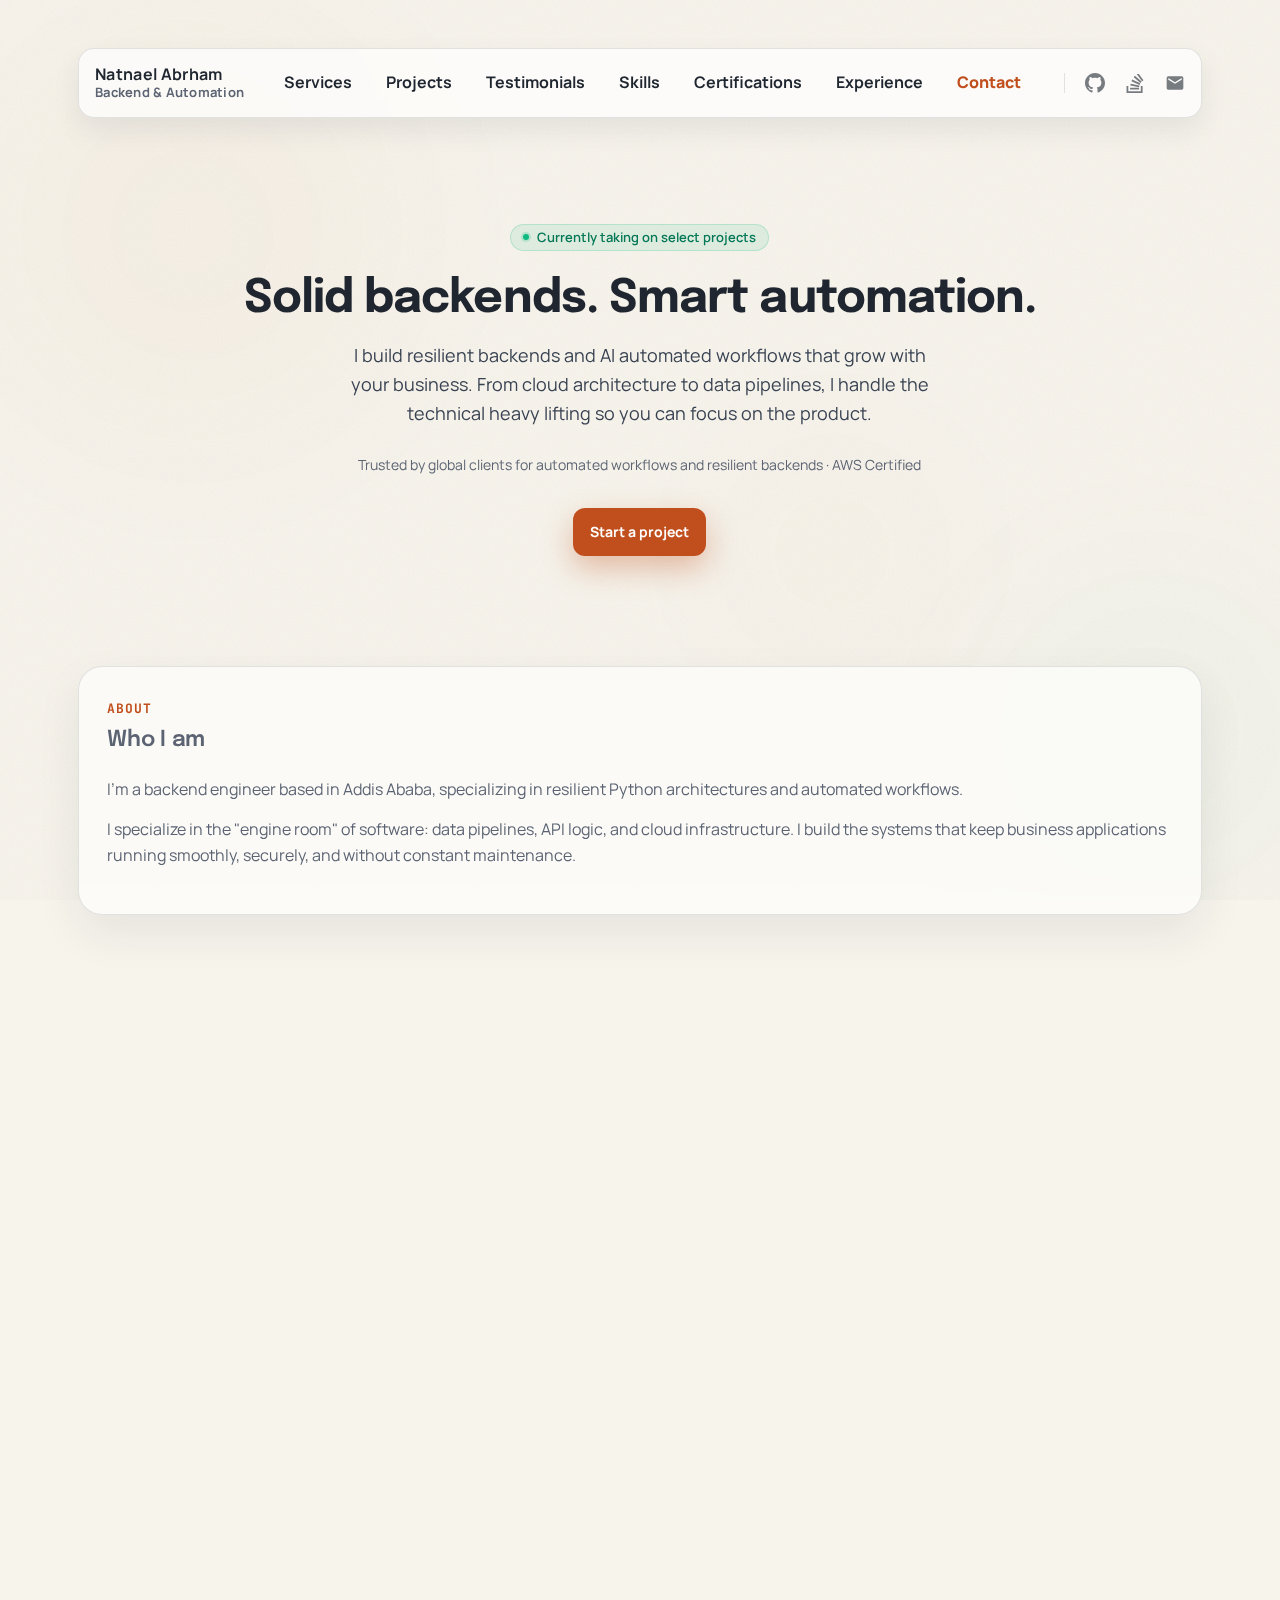
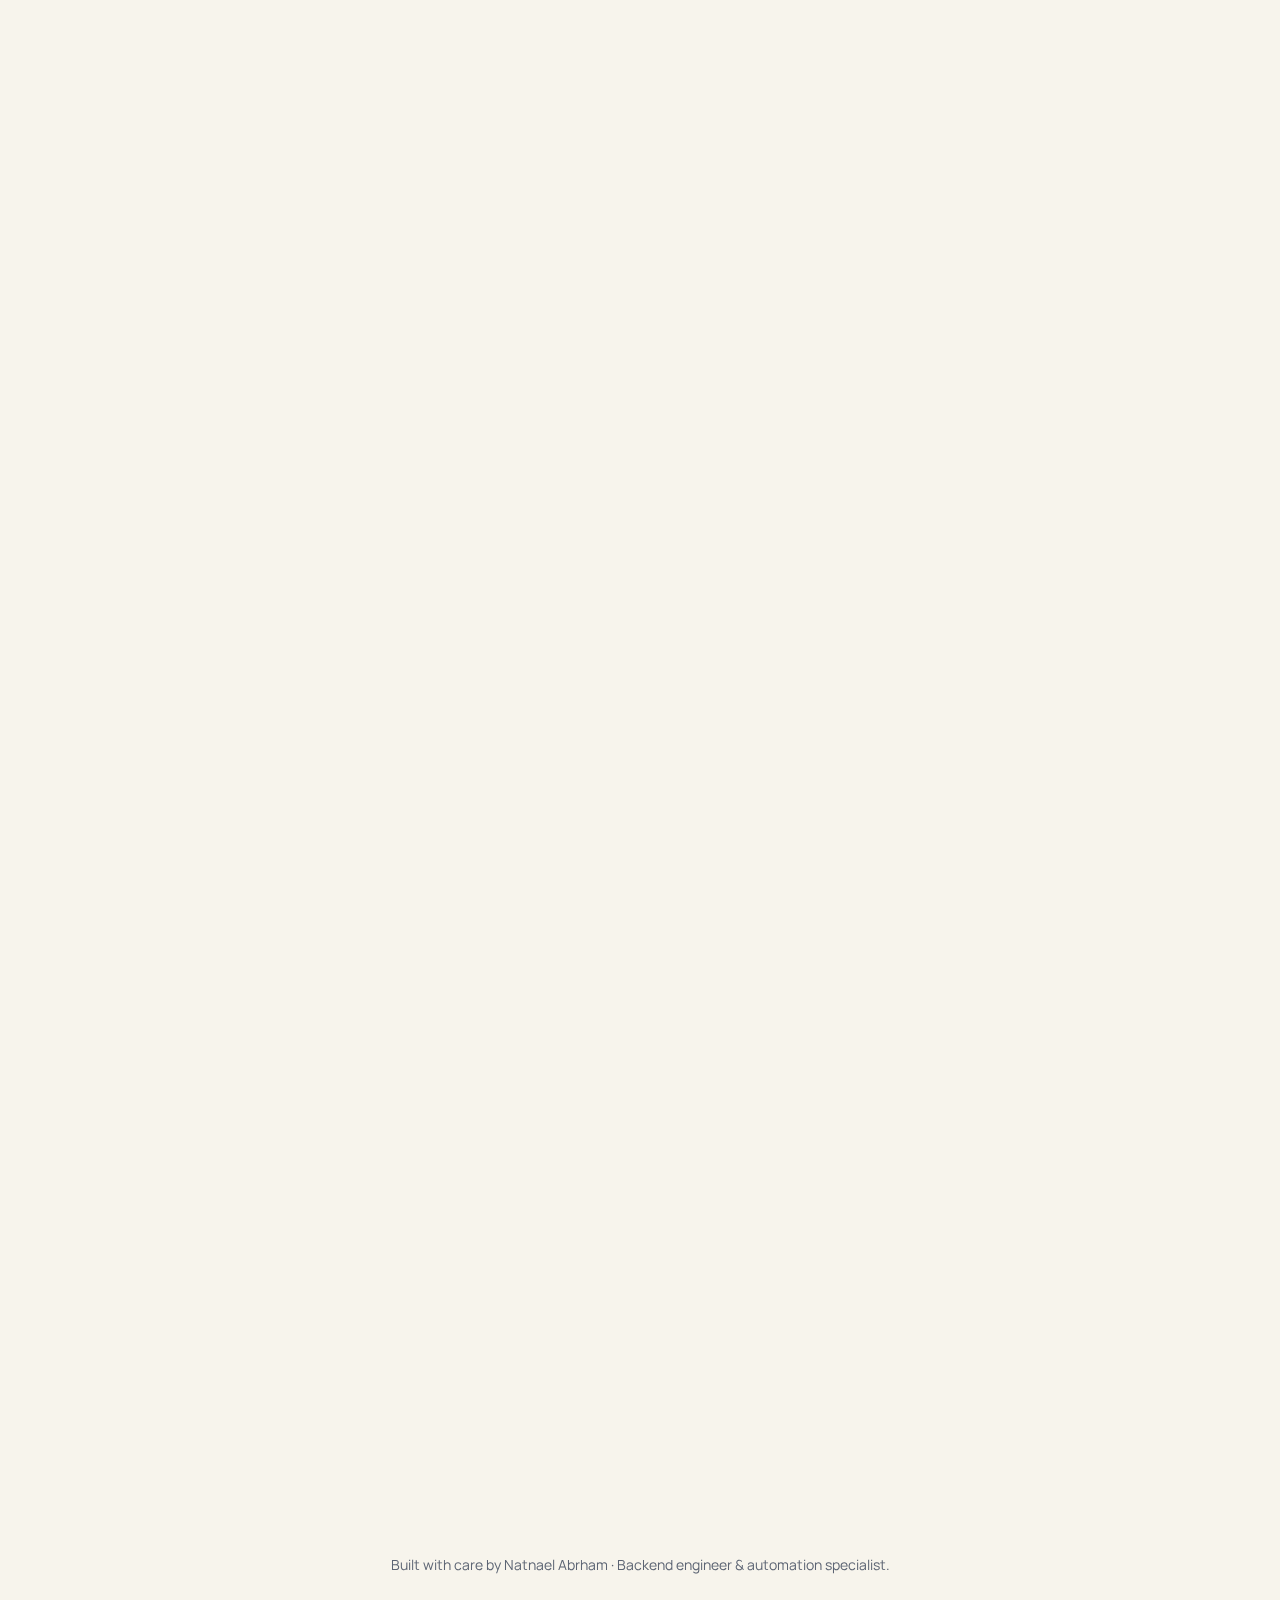
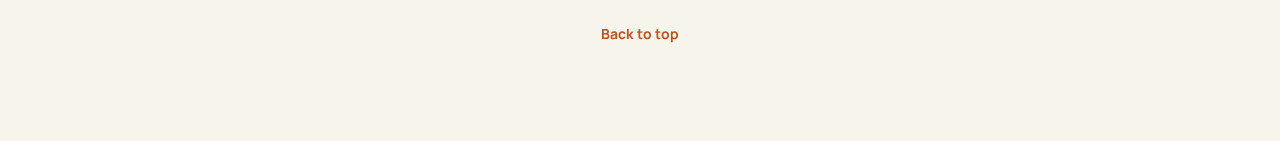
<file: index.html>
<!doctype html>
<html lang="en">

<head>
  <meta charset="utf-8">
  <meta name="viewport" content="width=device-width, initial-scale=1">
  <title>Natnael Abrham | Python Backend & Automation Engineer</title>
  <meta name="description"
    content="Portfolio of Natnael Abrham, a Python backend engineer and automation specialist building resilient systems and workflows.">
  <link rel="icon" type="image/svg+xml" href="favicon.svg">
  <link rel="preconnect" href="https://fonts.googleapis.com">
  <link rel="preconnect" href="https://fonts.gstatic.com" crossorigin>
  <link
    href="https://fonts.googleapis.com/css2?family=Epilogue:wght@600;700&family=JetBrains+Mono:wght@400&family=Manrope:wght@400;600;700&display=swap"
    rel="stylesheet">
  <link rel="stylesheet" href="styles.css?v=2">
  <meta property="og:title" content="Natnael Abrham | Python Fullstack Developer">
  <meta property="og:description"
    content="Portfolio of Natnael Abrham, a Python fullstack developer delivering web apps, automation, and cloud solutions.">
  <meta property="og:type" content="website">
  <meta property="og:image" content="og-image.png">
</head>

<body>
  <a class="skip-link" href="#main-content">Skip to main content</a>
  <div class="grain"></div>
  <div class="background-orbs">
    <div class="orb orb-1"></div>
    <div class="orb orb-2"></div>
    <div class="orb orb-3"></div>
  </div>

  <div class="page" id="top">
    <nav class="top-nav">
      <a href="#top" class="nav-brand" aria-label="Back to top">
        <span class="name">Natnael Abrham</span>
        <span class="tagline">Backend &amp; Automation</span>
      </a>
      <button class="nav-toggle" aria-label="Toggle navigation">
        <svg width="24" height="24" viewBox="0 0 24 24" fill="none" stroke="currentColor" stroke-width="2"
          stroke-linecap="round" stroke-linejoin="round">
          <line x1="3" y1="12" x2="21" y2="12"></line>
          <line x1="3" y1="6" x2="21" y2="6"></line>
          <line x1="3" y1="18" x2="21" y2="18"></line>
        </svg>
      </button>
      <div class="nav-content">
        <div class="nav-links">
          <a href="#services">Services</a>
          <a href="#projects">Projects</a>
          <a href="#testimonials">Testimonials</a>
          <a href="#skills">Skills</a>
          <a href="#certifications">Certifications</a>
          <a href="#experience">Experience</a>
          <a href="#contact" class="nav-contact">Contact</a>
        </div>
        <div class="nav-actions">
          <a href="https://github.com/natnaelab" aria-label="GitHub" class="social-icon nav-icon" target="_blank"
            rel="noopener noreferrer">
            <img src="icons/github.svg" alt="GitHub" width="20" height="20">
          </a>
          <a href="https://stackoverflow.com/users/12186403/" aria-label="Stack Overflow" class="social-icon nav-icon"
            target="_blank" rel="noopener noreferrer">
            <img src="icons/stackoverflow.svg" alt="Stack Overflow" width="20" height="20">
          </a>
          <a href="mailto:natbiz08@gmail.com" aria-label="Email" class="social-icon nav-icon">
            <img src="icons/email.svg" alt="Email" width="20" height="20">
          </a>
        </div>
      </div>
    </nav>
    <header class="hero">
      <div class="hero-grid">
        <div class="intro hidden">
          <div class="availability-pill">
            <span class="dot"></span>
            <p>Currently taking on select projects</p>
          </div>

          <h1>Solid backends. Smart automation.</h1>
          <p class="lede">
            I build resilient backends and AI automated workflows that grow with your business. From cloud architecture
            to data pipelines, I handle the technical heavy lifting so you can focus on the product.
          </p>
          <p class="hero-credibility">
            Trusted by global clients for automated workflows and resilient backends · AWS Certified
          </p>
          <div class="ctas">
            <a class="btn primary" href="#contact">Start a project</a>
          </div>


        </div>

      </div>
    </header>

    <main id="main-content">
      <section id="about" class="section hidden">
        <div class="section-head">
          <p class="eyebrow">About</p>
          <h2>Who I am</h2>
        </div>
        <div class="about-content">
          <p class="section-text">
            I'm a backend engineer based in Addis Ababa, specializing in resilient Python architectures and automated
            workflows.
          </p>
          <p class="section-text">
            I specialize in the "engine room" of software: data pipelines, API logic, and cloud infrastructure. I build
            the systems that keep business applications running smoothly, securely, and without constant maintenance.
          </p>
        </div>
      </section>
      <section id="services" class="section hidden">
        <div class="section-head">
          <p class="eyebrow">What I Do</p>
          <h2>Your technical partner, not just a dev.</h2>
          <p class="section-text">I don't just write code; I help you ship features that users love, without the
            technical headaches.</p>
        </div>
        <div class="cards">
          <article class="card">
            <p class="card-label">Backend Systems & APIs</p>
            <h3>Architectures that scale with you.</h3>
            <p class="card-text">
              High-performance APIs and data pipelines. I design systems that handle complex logic, secure data flow,
              and heavy traffic without breaking.
            </p>
            <ul class="list">
              <li>REST & GraphQL API design</li>
              <li>Database modeling & optimization</li>
              <li>Secure authentication & caching strategies</li>
            </ul>
          </article>

          <article class="card">
            <p class="card-label">Cloud infrastructure</p>
            <h3>Deployments that don't wake you up.</h3>
            <p class="card-text">AWS Certified Solutions Architect with hands-on GCP experience. Lean, secure stacks
              that match your stage.</p>
            <ul class="list">
              <li>CI/CD pipelines and containerized deployments</li>
              <li>Cost-aware architecture with backups and alerts</li>
              <li>Clear documentation and smooth team handoffs</li>
            </ul>
          </article>
          <article class="card">
            <p class="card-label">Automation & AI</p>
            <h3>Automation that survives real-world traffic.</h3>
            <p class="card-text">
              Python scripts, n8n flows, and AI automation to keep teams focused on outcomes. Great for lead intake,
              reporting, and enrichment.
            </p>
            <ul class="list">
              <li>Web scraping & data extraction</li>
              <li>LLM-assisted data cleaning and routing</li>
              <li>Scheduled workflows with sensible observability</li>
            </ul>
          </article>
        </div>
      </section>

      <section id="projects" class="section muted hidden">
        <div class="section-head">
          <p class="eyebrow">Projects</p>
          <h2>Real systems in production</h2>
          <p class="section-text">Client work and open-source projects you can find on GitHub.</p>
        </div>
        <div class="cards projects">
          <article class="card project-card">
            <img src="images/inventory.png" alt="Hardware Inventory Dashboard" class="card-image" loading="lazy"
              decoding="async" fetchpriority="low" width="1024" height="505">
            <p class="card-label">Fullstack · Production</p>
            <h3>Hardware Inventory Management System</h3>
            <p class="card-text">
              Custom inventory management platform that <strong>replaced error-prone spreadsheets with a real-time
                system</strong>. Features centralized LDAP authentication and real-time multi-location sync via HTMX.
            </p>
            <div class="project-meta">
              <span class="tag">FastAPI</span>
              <span class="tag">HTMX</span>
              <span class="tag">PostgreSQL</span>
              <span class="tag">LDAP</span>
            </div>
            <a class="pill-link" href="https://github.com/natnaelab/inventory-htmx-fastapi" target="_blank"
              rel="noopener noreferrer">View on GitHub</a>
          </article>
          <article class="card project-card">
            <img src="images/fuzzy.png" alt="FuzzyMatch SaaS Dashboard" class="card-image" loading="lazy"
              decoding="async" fetchpriority="low" width="1024" height="510">
            <p class="card-label">SaaS · B2B API</p>
            <h3>FuzzyMatch SaaS & API</h3>
            <p class="card-text">
              Full-stack subscription platform featuring <strong>PayPal payment integration and tiered access
                control</strong>. Architected a heavy-duty fuzzy matching API capable of processing large datasets for
              Excel plugin integration.
            </p>
            <div class="project-meta">
              <span class="tag">FastAPI</span>
              <span class="tag">React</span>
              <span class="tag">PostgreSQL</span>
              <span class="tag">Firebase</span>
            </div>
            <a class="pill-link" href="http://fuzzylookupmatch.com/" target="_blank" rel="noopener noreferrer">Live
              Website</a>
          </article>
          <article class="card project-card">
            <img src="images/haron.png" alt="Haron Forex Dashboard" class="card-image" loading="lazy"
              decoding="async" fetchpriority="low" width="2559" height="1289">
            <p class="card-label">Enterprise · ERPNext</p>
            <h3>Haron ERP & Forex Management Systems</h3>
            <p class="card-text">
              Core developer for a custom Forex trading platform managing high-volume currency transactions. Built the
              <strong>admin dashboards, real-time pricing tools, and sale workflows</strong> that power daily
              operations.
            </p>
            <div class="project-meta">
              <span class="tag">ERPNext</span>
              <span class="tag">Frappe</span>
              <span class="tag">Python</span>
              <span class="tag">JavaScript</span>
            </div>
            <a class="pill-link" href="https://haroncomputer.com" target="_blank" rel="noopener noreferrer">View
              Website</a>
          </article>
          <article class="card project-card">
            <p class="card-label">Data Engineering · Python</p>
            <h3>Multi-Marketplace Data Pipeline</h3>
            <p class="card-text">
              Distributed data aggregation system monitoring thousands of products across <strong>Amazon and
                Bol.com</strong>. Orchestrates headless browsers and proxy networks to deliver normalized pricing
              intelligence.
            </p>
            <div class="project-meta">
              <span class="tag">Celery</span>
              <span class="tag">Selenium</span>
              <span class="tag">Python</span>
              <span class="tag">Redis</span>
            </div>
          </article>
        </div>
      </section>

      <section id="testimonials" class="section hidden">
        <div class="section-head">
          <p class="eyebrow">Testimonials</p>
          <h2>What clients actually say</h2>
          <p class="section-text">Word-for-word reviews from Upwork and Fiverr clients.</p>
        </div>
        <div class="cards testimonials">
          <article class="card testimonial-card">
            <p class="card-label">Fiverr · Hardware Inventory</p>
            <h3>"Excellent technical skills and strong understanding of our needs."</h3>
            <span class="client-meta">Hardware Retailer · Custom ERP</span>
            <p class="card-text">I had an excellent experience working with Natnael on developing a custom web
              application for our Hardware Inventory. From start to finish, Natnael demonstrated excellent technical
              skills and a strong understanding of our specific needs.</p>
            <div class="testimonial-meta">
              <span class="tag">FastAPI</span>
              <span class="tag">PostgreSQL</span>
              <span class="tag">LDAP</span>
            </div>
            <a class="pill-link" href="https://fiverr.com/natnaelab" target="_blank" rel="noreferrer">View on Fiverr</a>
          </article>
          <article class="card testimonial-card">
            <p class="card-label">Upwork · Web Scraping</p>
            <h3>"Efficient and skillful in scraping technique, very considerable."</h3>
            <span class="client-meta">Real Estate Agency · Data Pipeline</span>
            <p class="card-text">Natnael helped me scrape info from a property search site. Not only was he efficient
              and skillful in the scraping technique, he also was very considerable to make a briefing.</p>
            <div class="testimonial-meta">
              <span class="tag">Selenium</span>
              <span class="tag">Python</span>
              <span class="tag">Data Extraction</span>
            </div>
            <a class="pill-link" href="https://upwork.com/fl/natnael" target="_blank" rel="noreferrer">View on
              Upwork</a>
          </article>
          <article class="card testimonial-card">
            <p class="card-label">Upwork · Website Development</p>
            <h3>"Quick, fast, reliable, and does excellent work."</h3>
            <span class="client-meta">SaaS Startup · Frontend Revamp</span>
            <p class="card-text">Natnael did fantastic work on our website. I would definitely recommend him for any
              project. We have hired many freelancers and he is quick, fast, reliable, and does excellent work.</p>
            <div class="testimonial-meta">
              <span class="tag">HTML/CSS</span>
              <span class="tag">JavaScript</span>
            </div>
            <a class="pill-link" href="https://upwork.com/fl/natnael" target="_blank" rel="noreferrer">View on
              Upwork</a>
          </article>
        </div>
      </section>

      <section id="skills" class="section muted hidden">
        <div class="section-head">
          <p class="eyebrow">Toolbox</p>
          <h2>Technologies I reach for first</h2>
          <p class="section-text">A practical stack tuned for stability, fast delivery, and measured scale.</p>
        </div>
        <div class="skill-categories">
          <div class="skill-group">
            <h3>Backend</h3>
            <div class="pill-grid small">
              <span class="pill">Python</span>
              <span class="pill">Django</span>
              <span class="pill">FastAPI</span>
              <span class="pill">Flask</span>
            </div>
          </div>
          <div class="skill-group">
            <h3>Data & Infra</h3>
            <div class="pill-grid small">
              <span class="pill">PostgreSQL</span>
              <span class="pill">Redis</span>
              <span class="pill">Docker</span>
              <span class="pill">AWS (ECS, Lambda)</span>
            </div>
          </div>
          <div class="skill-group">
            <h3>Automation & AI</h3>
            <div class="pill-grid small">
              <span class="pill">n8n</span>
              <span class="pill">Playwright</span>
              <span class="pill">Celery</span>
              <span class="pill">LLM Agents</span>
            </div>
          </div>
        </div>
      </section>

      <section id="certifications" class="section hidden">
        <div class="section-head">
          <p class="eyebrow">Certifications</p>
          <h2>Cloud and engineering credentials.</h2>
          <p class="section-text">Proven foundations across AWS and Google Cloud to keep deployments reliable.</p>
        </div>
        <div class="cards">
          <article class="card">
            <p class="card-label">AWS</p>
            <h3>AWS Certified Solutions Architect</h3>
            <span class="cert-meta"><a
                href="https://www.credly.com/badges/9219b313-4686-4feb-857d-f7766af51793/public_url" target="_blank"
                rel="noopener noreferrer" class="verify-link">Verify</a></span>
            <p class="card-text">Designing cost-aware, secure, and scalable stacks that match product stage.</p>
          </article>
          <article class="card">
            <p class="card-label">AWS</p>
            <h3>AWS Certified Cloud Practitioner</h3>
            <span class="cert-meta"><a
                href="https://www.credly.com/badges/ce8b0f62-d246-4ff3-b59e-f0eda8460922/public_url" target="_blank"
                rel="noopener noreferrer" class="verify-link">Verify</a></span>
            <p class="card-text">Grounded in AWS fundamentals, governance, and best practices.</p>
          </article>
          <article class="card">
            <p class="card-label">IBM</p>
            <h3>Python for Data Science</h3>
            <span class="cert-meta"><a
                href="https://www.credly.com/badges/6db0f966-d1cb-41ee-917d-9c51d19ebb36/public_url" target="_blank"
                rel="noopener noreferrer" class="verify-link">Verify</a></span>
            <p class="card-text">Data analysis, visualization, and manipulation using Python libraries like Pandas and
              NumPy.</p>
          </article>
          <article class="card">
            <p class="card-label">Google Cloud</p>
            <h3>Google Cloud Skills</h3>
            <p class="card-text">Verified skills in cloud infrastructure and AI implementation.</p>
            <ul class="list" style="margin-top: 12px; font-size: 13px;">
              <li><a href="https://www.credly.com/badges/eec80c0d-583a-4a7d-8925-be201b63f7ea/public_url"
                  target="_blank" rel="noopener noreferrer" class="hover-link">Prompt Design in Vertex AI</a></li>
              <li><a href="https://www.credly.com/badges/46b7f7f0-4f4a-4964-9f20-64b53a63b599/public_url"
                  target="_blank" rel="noopener noreferrer" class="hover-link">Prepare Data for ML APIs</a></li>
              <li><a href="https://www.credly.com/badges/1baec7f6-e9dc-4a09-9f28-cbc870eb7777/public_url"
                  target="_blank" rel="noopener noreferrer" class="hover-link">Load Balancing on Compute Engine</a></li>
              <li><a href="https://www.credly.com/badges/b0a1a699-b5d4-4a28-a8d3-09a3fd5a15c1/public_url"
                  target="_blank" rel="noopener noreferrer" class="hover-link">App Dev Environment Setup</a></li>
            </ul>
          </article>
        </div>
      </section>

      <section id="experience" class="section hidden">
        <div class="section-head">
          <p class="eyebrow">Experience</p>
          <h2>Roles shaped around shipping and support</h2>
          <p class="section-text">Hands-on delivery across onsite, remote, and freelance projects.</p>
        </div>
        <div class="timeline">
          <div class="timeline-card">
            <div class="timeline-dot"></div>
            <div class="timeline-content">
              <p class="card-label">Independent Consultant | 04/2022 - Present</p>
              <h3>Python backend and automation</h3>
              <p class="card-text">
                Leading projects with quick iterations and clear comms. Most engagements focus on API-first backends,
                n8n workflows, and data pipelines.
              </p>
              <ul class="list">
                <li>Delivered dozens of automation and data projects</li>
                <li>Optimized bots with proxy rotation and headless browsers</li>
                <li>Handed off with concise docs and monitoring hooks</li>
              </ul>
            </div>
          </div>
          <div class="timeline-card">
            <div class="timeline-dot"></div>
            <div class="timeline-content">
              <p class="card-label">Onsite · Haron Computer | 02/2025 - 09/2025</p>
              <h3>Python & ERPNext/Frappe development</h3>
              <p class="card-text">
                Delivered ERP customizations and backend services, partnering closely with operations teams.
              </p>
              <ul class="list">
                <li>Extended ERPNext/Frappe modules and integrations</li>
                <li>Automation scripts to streamline onsite processes</li>
              </ul>
            </div>
          </div>
          <div class="timeline-card">
            <div class="timeline-dot"></div>
            <div class="timeline-content">
              <p class="card-label">Part-time Remote · Netherlands | 11/2024 - 04/2025</p>
              <h3>Django Backend Engineer · Optymize</h3>
              <p class="card-text">
                Built e-commerce data aggregation platform with Django backend and web scraping pipeline for Amazon,
                bol.com, and marketplace product data. Led backend development for distributed team.
              </p>
              <ul class="list">
                <li>Engineered web scraping pipeline with Selenium and BeautifulSoup</li>
                <li>Optimized Celery workers for concurrent data processing tasks</li>
                <li>Collaborated with frontend team to expose product data APIs</li>
              </ul>
            </div>
          </div>
          <div class="timeline-card">
            <div class="timeline-dot"></div>
            <div class="timeline-content">
              <p class="card-label">Contract Remote · Australia | 12/2023 - 03/2024</p>
              <h3>Python Developer · Endgn (AI Startup)</h3>
              <p class="card-text">
                Solo developer for AI-powered SaaS platform automating social media content creation and scheduling.
              </p>
              <ul class="list">
                <li>Built complete backend infrastructure for content automation</li>
                <li>Integrated third-party APIs for social media platforms</li>
              </ul>
            </div>
          </div>
        </div>
      </section>

      <section id="contact" class="section contact hidden">
        <div class="contact-card">
          <div>
            <p class="eyebrow">Let’s build</p>
            <h2>Have a project in mind?</h2>
            <p class="section-text">
              I’m currently open for new contracts. Whether it's a new web app or a complex
              backend, let's discuss.
            </p>
          </div>
          <div class="contact-actions">
            <a class="btn primary" href="mailto:natbiz08@gmail.com">Email me</a>
            <div class="links">
              <a href="https://upwork.com/fl/natnael" target="_blank" rel="noreferrer">Upwork</a>
              <span>•</span>
              <a href="https://fiverr.com/natnaelab" target="_blank" rel="noreferrer">Fiverr</a>
            </div>
            <p class="micro-note">Email or direct contract preferred. Platforms are an option if you or your team needs
              them.
            </p>
          </div>
        </div>
      </section>
    </main>

    <footer class="footer">
      <div class="footer-content">
        <p>Built with care by Natnael Abrham · Backend engineer & automation specialist.</p>
        <div class="social-links">
        </div>
        <a class="back-to-top" href="#top">Back to top</a>
      </div>
    </footer>
  </div>
  <script src="script.js?v=2"></script>
</body>

</html>
</file>
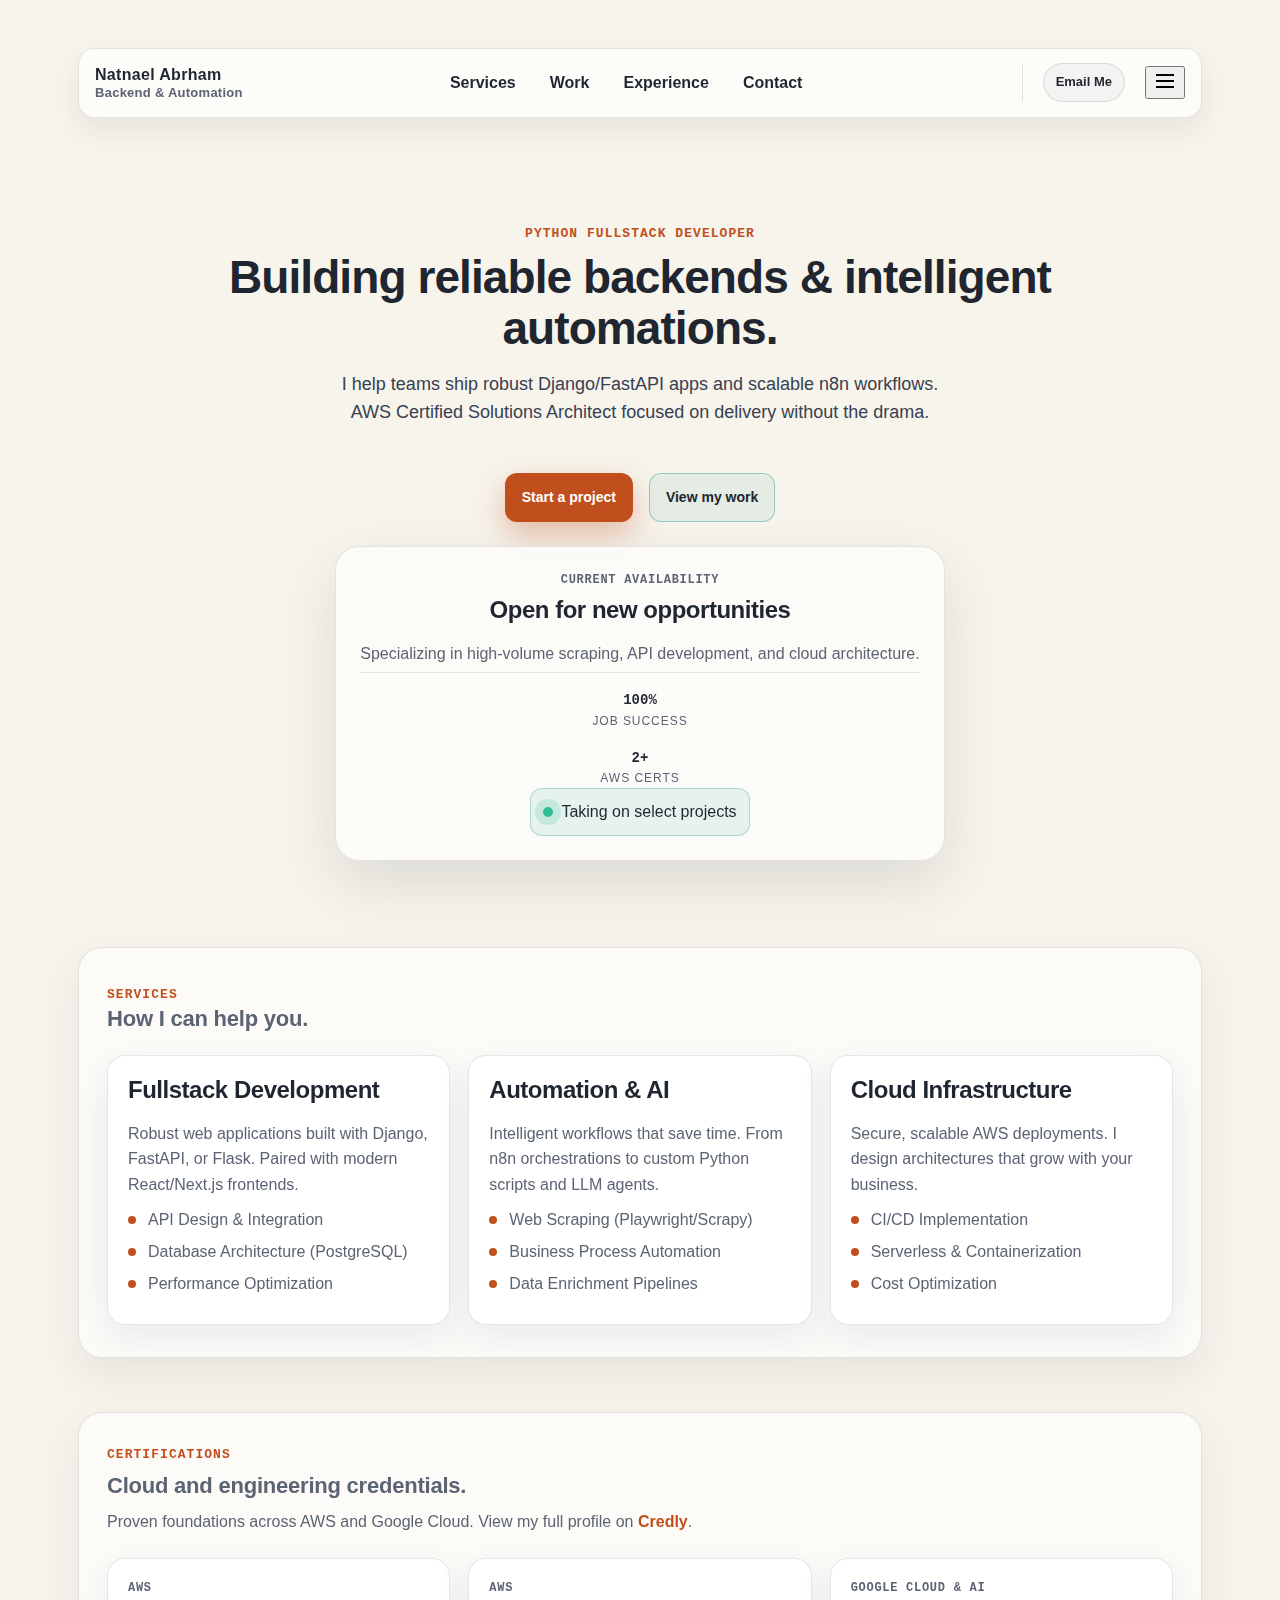
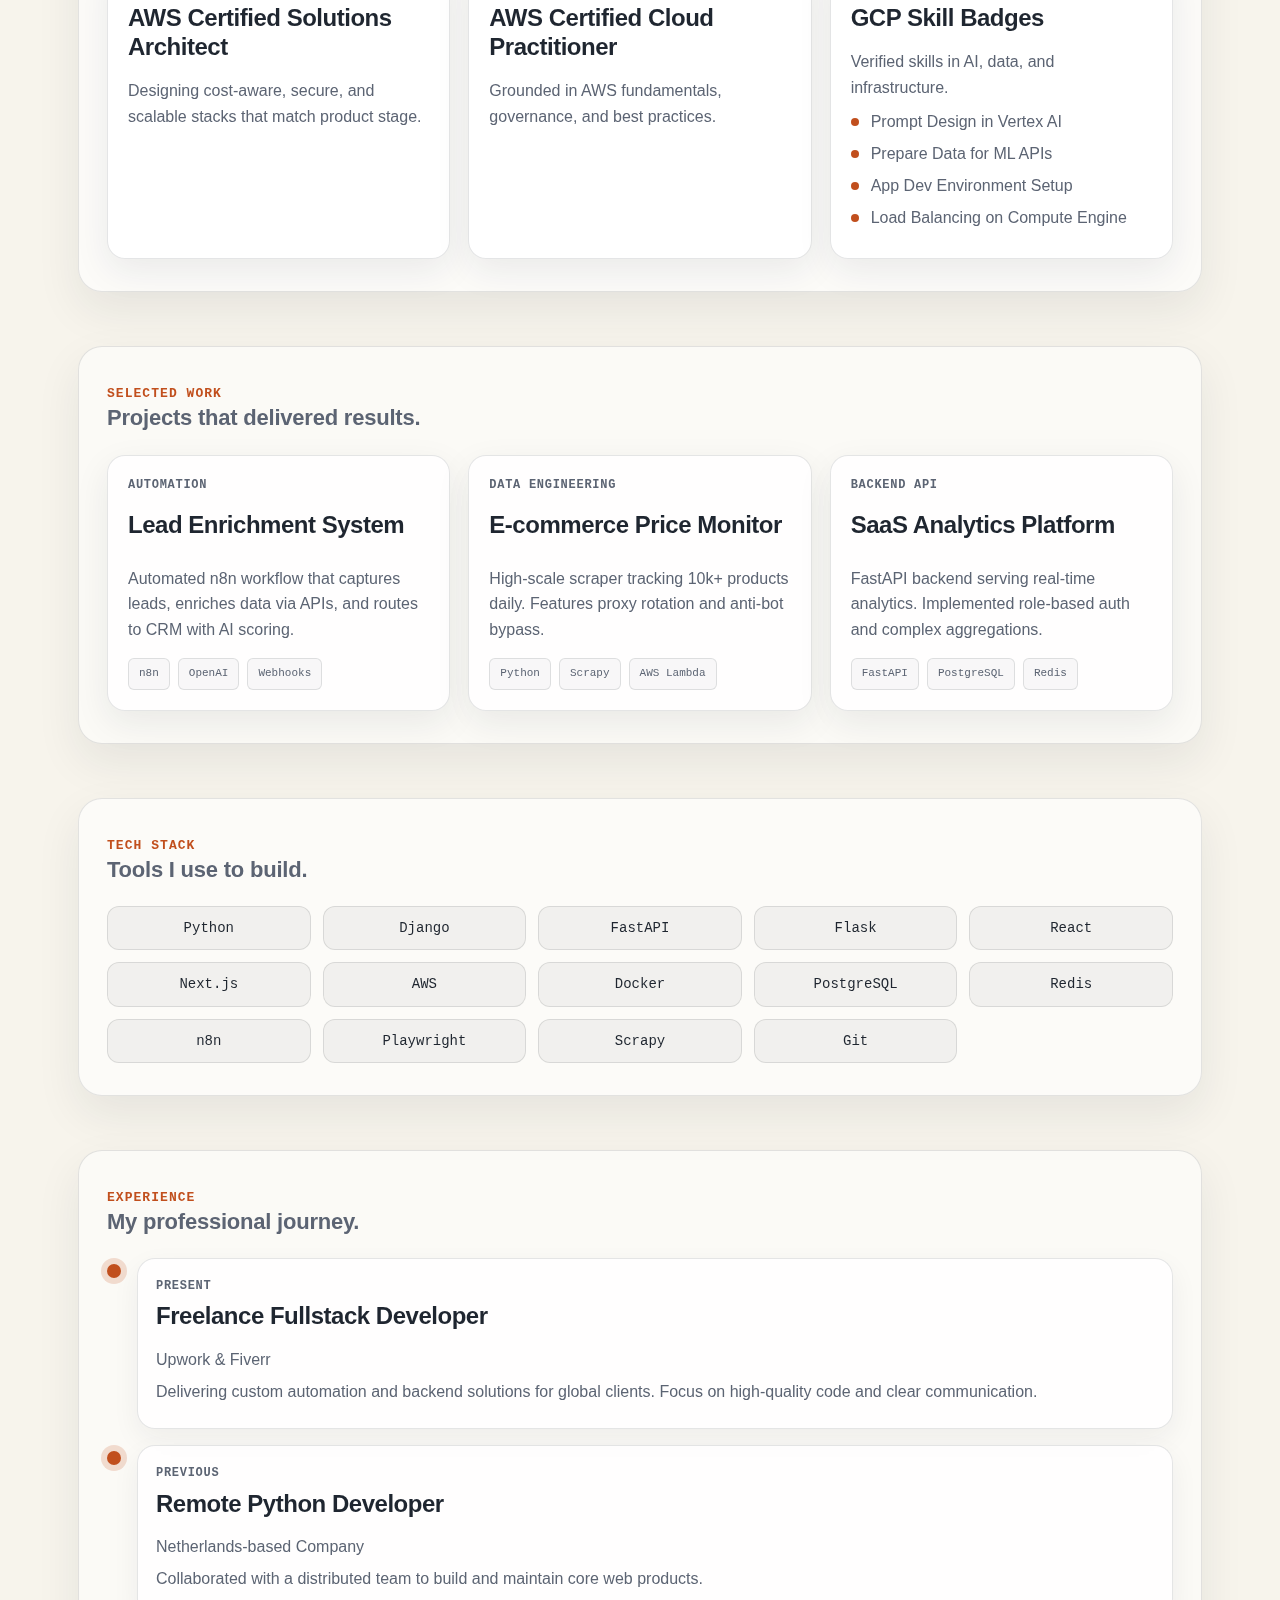
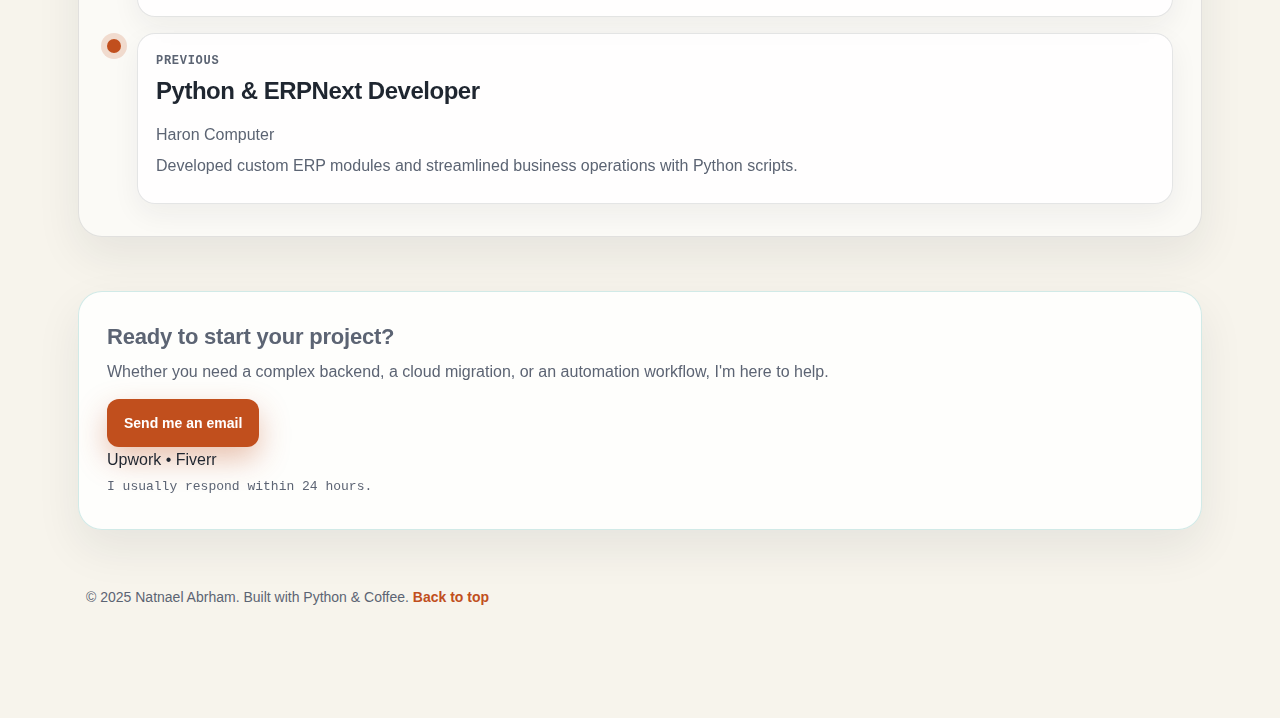
<file: index copy.html>
<!doctype html>
<html lang="en">

<head>
  <meta charset="utf-8">
  <meta name="viewport" content="width=device-width, initial-scale=1">
  <title>Natnael Abrham | Python Fullstack Developer</title>
  <meta name="description"
    content="Portfolio of Natnael Abrham, a Python fullstack developer delivering web apps, automation, and cloud solutions.">

  <!-- Open Graph / Facebook -->
  <meta property="og:type" content="website">
  <meta property="og:url" content="https://ntnl.dev/">
  <meta property="og:title" content="Natnael Abrham | Python Fullstack Developer">
  <meta property="og:description"
    content="Portfolio of Natnael Abrham, a Python fullstack developer delivering web apps, automation, and cloud solutions.">
  <meta property="og:image" content="https://ntnl.dev/og-image.jpg">

  <!-- Twitter -->
  <meta property="twitter:card" content="summary_large_image">
  <meta property="twitter:url" content="https://ntnl.dev/">
  <meta property="twitter:title" content="Natnael Abrham | Python Fullstack Developer">
  <meta property="twitter:description"
    content="Portfolio of Natnael Abrham, a Python fullstack developer delivering web apps, automation, and cloud solutions.">
  <meta property="twitter:image" content="https://ntnl.dev/og-image.jpg">

  <link rel="icon" type="image/png" href="favicon.png">

  <link rel="preconnect" href="https://fonts.googleapis.com">
  <link rel="preconnect" href="https://fonts.gstatic.com" crossorigin>
  <link
    href="https://fonts.googleapis.com/css2?family=Outfit:wght@500;600;700;800&family=Plus+Jakarta+Sans:wght@400;500;600;700&display=swap"
    rel="stylesheet">
  <link rel="stylesheet" href="styles.css">
</head>

<body>
  <a class="skip-link" href="#main-content">Skip to main content</a>

  <div class="page" id="top">
    <nav class="top-nav">
      <div class="nav-brand">
        <span class="name">Natnael Abrham</span>
        <span class="tagline">Backend &amp; Automation</span>
      </div>
      <div class="nav-links" id="nav-links">
        <a href="#services">Services</a>
        <a href="#projects">Work</a>
        <a href="#experience">Experience</a>
        <a href="#contact">Contact</a>
      </div>
      <div class="nav-actions">
        <a class="pill-link" href="mailto:natbiz08@gmail.com">Email Me</a>
        <button class="mobile-toggle" aria-label="Toggle navigation"
          onclick="document.getElementById('nav-links').classList.toggle('active')">
          <svg width="24" height="24" viewBox="0 0 24 24" fill="none" stroke="currentColor" stroke-width="2">
            <path d="M3 12h18M3 6h18M3 18h18" />
          </svg>
        </button>
      </div>
    </nav>

    <header class="hero">
      <div class="hero-grid">
        <div class="intro">
          <span class="eyebrow">Python Fullstack Developer</span>
          <h1>Building reliable backends & intelligent automations.</h1>
          <p class="lede">
            I help teams ship robust Django/FastAPI apps and scalable n8n workflows.
            AWS Certified Solutions Architect focused on delivery without the drama.
          </p>
          <div class="ctas">
            <a class="btn primary" href="#contact">Start a project</a>
            <a class="btn ghost" href="#projects">View my work</a>
          </div>
          <!-- Chips removed as requested -->
        </div>

        <div class="hero-card">
          <p class="card-label">Current Availability</p>
          <h3>Open for new opportunities</h3>
          <p class="card-text">Specializing in high-volume scraping, API development, and cloud architecture.</p>

          <div class="stat-line">
            <div>
              <p class="stat-value">100%</p>
              <p class="stat-label">Job Success</p>
            </div>
            <div>
              <p class="stat-value">2+</p>
              <p class="stat-label">AWS Certs</p>
            </div>
          </div>

          <div class="availability">
            <span class="dot"></span>
            <span>Taking on select projects</span>
          </div>
        </div>
      </div>
    </header>

    <main id="main-content">
      <section id="services" class="section">
        <div class="section-head">
          <span class="eyebrow">Services</span>
          <h2>How I can help you.</h2>
        </div>
        <div class="cards">
          <article class="card">
            <h3>Fullstack Development</h3>
            <p class="card-text">
              Robust web applications built with Django, FastAPI, or Flask. Paired with modern React/Next.js frontends.
            </p>
            <ul class="list">
              <li>API Design & Integration</li>
              <li>Database Architecture (PostgreSQL)</li>
              <li>Performance Optimization</li>
            </ul>
          </article>
          <article class="card">
            <h3>Automation & AI</h3>
            <p class="card-text">
              Intelligent workflows that save time. From n8n orchestrations to custom Python scripts and LLM agents.
            </p>
            <ul class="list">
              <li>Web Scraping (Playwright/Scrapy)</li>
              <li>Business Process Automation</li>
              <li>Data Enrichment Pipelines</li>
            </ul>
          </article>
          <article class="card">
            <h3>Cloud Infrastructure</h3>
            <p class="card-text">
              Secure, scalable AWS deployments. I design architectures that grow with your business.
            </p>
            <ul class="list">
              <li>CI/CD Implementation</li>
              <li>Serverless & Containerization</li>
              <li>Cost Optimization</li>
            </ul>
          </article>
        </div>
      </section>

      <section id="certifications" class="section">
        <div class="section-head">
          <p class="eyebrow">Certifications</p>
          <h2>Cloud and engineering credentials.</h2>
          <p class="section-text">
            Proven foundations across AWS and Google Cloud. View my full profile on <a
              href="https://www.credly.com/users/natnael_abrham/" target="_blank"
              style="color: var(--accent); font-weight: 700;">Credly</a>.
          </p>
        </div>
        <div class="cards">
          <article class="card">
            <p class="card-label">AWS</p>
            <h3>AWS Certified Solutions Architect</h3>
            <p class="card-text">Designing cost-aware, secure, and scalable stacks that match product stage.</p>
          </article>
          <article class="card">
            <p class="card-label">AWS</p>
            <h3>AWS Certified Cloud Practitioner</h3>
            <p class="card-text">Grounded in AWS fundamentals, governance, and best practices.</p>
          </article>
          <article class="card">
            <p class="card-label">Google Cloud & AI</p>
            <h3>GCP Skill Badges</h3>
            <p class="card-text">Verified skills in AI, data, and infrastructure.</p>
            <ul class="list">
              <li>Prompt Design in Vertex AI</li>
              <li>Prepare Data for ML APIs</li>
              <li>App Dev Environment Setup</li>
              <li>Load Balancing on Compute Engine</li>
            </ul>
          </article>
        </div>
      </section>

      <section id="projects" class="section muted">
        <div class="section-head">
          <span class="eyebrow">Selected Work</span>
          <h2>Projects that delivered results.</h2>
        </div>
        <div class="cards projects">
          <article class="card project-card">
            <p class="card-label">Automation</p>
            <h3>Lead Enrichment System</h3>
            <p class="card-text">
              Automated n8n workflow that captures leads, enriches data via APIs, and routes to CRM with AI scoring.
            </p>
            <div class="project-meta">
              <span class="tag">n8n</span>
              <span class="tag">OpenAI</span>
              <span class="tag">Webhooks</span>
            </div>
          </article>
          <article class="card project-card">
            <p class="card-label">Data Engineering</p>
            <h3>E-commerce Price Monitor</h3>
            <p class="card-text">
              High-scale scraper tracking 10k+ products daily. Features proxy rotation and anti-bot bypass.
            </p>
            <div class="project-meta">
              <span class="tag">Python</span>
              <span class="tag">Scrapy</span>
              <span class="tag">AWS Lambda</span>
            </div>
          </article>
          <article class="card project-card">
            <p class="card-label">Backend API</p>
            <h3>SaaS Analytics Platform</h3>
            <p class="card-text">
              FastAPI backend serving real-time analytics. Implemented role-based auth and complex aggregations.
            </p>
            <div class="project-meta">
              <span class="tag">FastAPI</span>
              <span class="tag">PostgreSQL</span>
              <span class="tag">Redis</span>
            </div>
          </article>
        </div>
      </section>

      <section id="skills" class="section">
        <div class="section-head">
          <span class="eyebrow">Tech Stack</span>
          <h2>Tools I use to build.</h2>
        </div>
        <div class="pill-grid">
          <span class="pill">Python</span>
          <span class="pill">Django</span>
          <span class="pill">FastAPI</span>
          <span class="pill">Flask</span>
          <span class="pill">React</span>
          <span class="pill">Next.js</span>
          <span class="pill">AWS</span>
          <span class="pill">Docker</span>
          <span class="pill">PostgreSQL</span>
          <span class="pill">Redis</span>
          <span class="pill">n8n</span>
          <span class="pill">Playwright</span>
          <span class="pill">Scrapy</span>
          <span class="pill">Git</span>
        </div>
      </section>

      <section id="experience" class="section muted">
        <div class="section-head">
          <span class="eyebrow">Experience</span>
          <h2>My professional journey.</h2>
        </div>
        <div class="timeline">
          <div class="timeline-card">
            <div class="timeline-dot"></div>
            <div class="timeline-content">
              <p class="card-label">Present</p>
              <h3>Freelance Fullstack Developer</h3>
              <p class="card-text">Upwork & Fiverr</p>
              <p class="card-text">
                Delivering custom automation and backend solutions for global clients.
                Focus on high-quality code and clear communication.
              </p>
            </div>
          </div>
          <div class="timeline-card">
            <div class="timeline-dot"></div>
            <div class="timeline-content">
              <p class="card-label">Previous</p>
              <h3>Remote Python Developer</h3>
              <p class="card-text">Netherlands-based Company</p>
              <p class="card-text">
                Collaborated with a distributed team to build and maintain core web products.
              </p>
            </div>
          </div>
          <div class="timeline-card">
            <div class="timeline-dot"></div>
            <div class="timeline-content">
              <p class="card-label">Previous</p>
              <h3>Python & ERPNext Developer</h3>
              <p class="card-text">Haron Computer</p>
              <p class="card-text">
                Developed custom ERP modules and streamlined business operations with Python scripts.
              </p>
            </div>
          </div>
        </div>
      </section>

      <section id="contact" class="section contact">
        <div class="contact-card">
          <div class="contact-content">
            <h2>Ready to start your project?</h2>
            <p class="section-text">
              Whether you need a complex backend, a cloud migration, or an automation workflow, I'm here to help.
            </p>
          </div>
          <div class="contact-actions">
            <a class="btn primary" href="mailto:natbiz08@gmail.com">Send me an email</a>
            <div class="links">
              <a href="https://upwork.com/fl/natnael" target="_blank" rel="noreferrer">Upwork</a>
              <span>•</span>
              <a href="https://fiverr.com/natnaelab" target="_blank" rel="noreferrer">Fiverr</a>
            </div>
            <p class="micro-note">I usually respond within 24 hours.</p>
          </div>
        </div>
      </section>
    </main>

    <footer class="footer">
      <p>&copy; 2025 Natnael Abrham. Built with Python & Coffee. <a class="back-to-top" href="#top">Back to top</a></p>
    </footer>
  </div>
</body>

</html>
</file>
<file: styles.css>
:root {
  --bg: #f7f4ec;
  --bg-2: #fcfaf5;
  --ink: #1f2630;
  --muted: #5c6473;
  --accent: #c14f1d;
  --accent-2: #1c9a92;
  --card: rgba(255, 255, 255, 0.88);
  --border: rgba(31, 38, 48, 0.12);
  --shadow: 0 24px 60px rgba(31, 38, 48, 0.12);
  --radius: 18px;
  --font-display: "Epilogue", "Manrope", "Segoe UI", "Helvetica Neue", sans-serif;
  --font-body: "Manrope", "Epilogue", "Segoe UI", "Helvetica Neue", sans-serif;
  --font-mono: "JetBrains Mono", monospace;
}

*,
*::before,
*::after {
  box-sizing: border-box;
}

html {
  scroll-behavior: smooth;
}

body {
  margin: 0;
  font-family: var(--font-body);
  color: var(--ink);
  background: var(--bg);
  min-height: 100vh;
  line-height: 1.6;
  -webkit-font-smoothing: antialiased;
}

.skip-link {
  position: absolute;
  left: -999px;
  top: 10px;
  background: #ffffff;
  color: var(--ink);
  padding: 10px 14px;
  border-radius: 12px;
  border: 2px solid var(--accent-2);
  font-weight: 700;
  z-index: 5;
  box-shadow: 0 10px 28px rgba(31, 38, 48, 0.12);
}

.skip-link:focus-visible {
  left: 12px;
}

.grain {
  position: fixed;
  inset: 0;
  pointer-events: none;
  opacity: 0.16;
  background-image: url("data:image/svg+xml,%3Csvg xmlns='http://www.w3.org/2000/svg' width='160' height='160'%3E%3Cfilter id='n'%3E%3CfeTurbulence type='fractalNoise' baseFrequency='.75' numOctaves='4' stitchTiles='stitch'/%3E%3C/filter%3E%3Crect width='100%25' height='100%25' filter='url(%23n)' opacity='0.5'/%3E%3C/svg%3E");
  mix-blend-mode: multiply;
  z-index: 0;
}

.page {
  position: relative;
  z-index: 1;
  max-width: 1180px;
  margin: 0 auto;
  padding: 48px 28px 72px;
}

.top-nav {
  position: sticky;
  top: 12px;
  display: flex;
  /* Changed from grid to flex for better control */
  justify-content: space-between;
  align-items: center;
  gap: 14px;
  padding: 12px 16px;
  margin-bottom: 18px;
  background: rgba(255, 255, 255, 0.9);
  border: 1px solid var(--border);
  border-radius: 16px;
  box-shadow: 0 12px 28px rgba(31, 38, 48, 0.08);
  backdrop-filter: blur(6px);
  z-index: 100;
  /* Increased z-index */
}

/* Nav toggle for mobile */
.nav-toggle {
  display: none;
  background: transparent;
  border: none;
  cursor: pointer;
  padding: 4px;
  color: var(--ink);
}

.nav-content {
  display: flex;
  align-items: center;
  gap: 20px;
}

.nav-brand {
  display: flex;
  flex-direction: column;
  align-items: flex-start;
  gap: 0;
  line-height: 1.2;
}

.tagline {
  font-weight: 700;
  font-size: 13px;
  color: var(--muted);
  letter-spacing: 0.02em;
}

.nav-actions {
  display: flex;
  align-items: center;
  gap: 20px;
  padding-left: 20px;
  border-left: 1px solid var(--border);
  margin-left: 12px;
}

.nav-icon {
  display: flex;
  align-items: center;
  justify-content: center;
}

.nav-icon img {
  opacity: 0.6;
  transition: opacity 120ms ease, transform 120ms ease;
}

.nav-icon:hover img {
  opacity: 1;
  transform: translateY(-1px);
}

.nav-links {
  display: flex;
  align-items: center;
  gap: 12px;
  flex-wrap: wrap;
  justify-content: center;
  font-weight: 700;
}

.nav-links a {
  padding: 8px 10px;
  border-radius: 10px;
  border: 1px solid transparent;
  transition: background 120ms ease, border-color 120ms ease, transform 120ms ease, color 120ms ease;
}

.nav-links a.nav-contact {
  color: var(--accent);
  font-weight: 800;
}

.nav-links a.nav-contact:hover {
  background: rgba(193, 79, 29, 0.08);
  border-color: transparent;
  transform: translateY(-1px);
}

.nav-links a:hover {
  background: rgba(31, 38, 48, 0.05);
  border-color: var(--border);
  transform: translateY(-1px);
}

/* Duplicate nav-actions removed */

h1,
h2,
h3 {
  font-family: var(--font-display);
  letter-spacing: -0.02em;
  margin: 0 0 16px;
}

h1 {
  font-size: clamp(32px, 4vw, 46px);
  line-height: 1.1;
}

h2 {
  font-size: clamp(26px, 3vw, 34px);
  line-height: 1.15;
}

h3 {
  font-size: clamp(20px, 2vw, 24px);
  line-height: 1.2;
}

p {
  margin: 0 0 14px;
}

a {
  color: inherit;
  text-decoration: none;
}

.hero {
  display: flex;
  flex-direction: column;
  gap: 28px;
  padding: 64px 0 32px;
}

.brand {
  display: flex;
  align-items: center;
  gap: 12px;
}

.badge {
  background: rgba(193, 79, 29, 0.1);
  color: var(--accent);
  padding: 6px 12px;
  border-radius: 999px;
  font-weight: 700;
  font-size: 13px;
  border: 1px solid rgba(193, 79, 29, 0.28);
}

.name {
  font-weight: 700;
  font-size: 16px;
  letter-spacing: 0.02em;
}

.hero-grid {
  display: flex;
  flex-direction: column;
  align-items: center;
  text-align: center;
  max-width: 1000px;
  margin: 0 auto;
}

.intro {
  display: flex;
  flex-direction: column;
  align-items: center;
  padding: 24px 0;
  background: transparent !important;
  box-shadow: none !important;
  border: none !important;
  backdrop-filter: none !important;
}

.eyebrow {
  text-transform: uppercase;
  letter-spacing: 0.08em;
  font-weight: 700;
  font-size: 13px;
  color: var(--accent);
  margin-bottom: 8px;
  font-family: var(--font-mono);
}

.lede {
  font-size: 18px;
  line-height: 1.6;
  color: #374151;
  max-width: 600px;
  margin: 0 auto 14px;
}

.ctas {
  display: flex;
  gap: 16px;
  margin-top: 32px;
  justify-content: center;
}

.btn {
  display: inline-flex;
  align-items: center;
  justify-content: center;
  padding: 12px 16px;
  border-radius: 12px;
  font-weight: 700;
  font-size: 14px;
  border: 1px solid transparent;
  transition: transform 120ms ease, box-shadow 120ms ease, border-color 120ms ease;
}

.btn.primary {
  background: var(--accent);
  color: #fff;
  box-shadow: 0 12px 30px rgba(193, 79, 29, 0.35);
}

.btn.ghost {
  background: rgba(28, 154, 146, 0.08);
  color: var(--ink);
  border-color: rgba(28, 154, 146, 0.4);
}

.btn:hover {
  transform: translateY(-2px);
  box-shadow: 0 14px 38px rgba(31, 38, 48, 0.12);
}

.nav-links a:focus-visible,
.back-to-top:focus-visible {
  outline: 2px solid var(--accent-2);
  outline-offset: 2px;
  box-shadow: 0 0 0 4px rgba(28, 154, 146, 0.18);
}

.cert-meta {
  font-size: 12px;
  color: var(--muted);
  display: block;
  margin-bottom: 8px;
  font-family: var(--font-mono);
}

.verify-link {
  color: var(--accent-2);
  text-decoration: underline;
  text-decoration-thickness: 1px;
}

.verify-link:hover {
  text-decoration: none;
}

.chips {
  display: flex;
  flex-wrap: wrap;
  gap: 8px;
  margin-top: 40px;
  justify-content: center;
}

.chip {
  padding: 8px 12px;
  border-radius: 999px;
  background: rgba(31, 38, 48, 0.05);
  border: 1px solid var(--border);
  font-weight: 400;
  font-size: 13px;
  color: var(--ink);
  font-family: var(--font-mono);
}

.hero-card {
  background: var(--card);
  border: 1px solid var(--border);
  border-radius: 24px;
  padding: 24px;
  box-shadow: var(--shadow);
}

.card-body {
  display: flex;
  flex-direction: column;
  gap: 14px;
  height: 100%;
}

.card-label {
  font-size: 12px;
  letter-spacing: 0.06em;
  text-transform: uppercase;
  color: var(--muted);
  margin-bottom: 6px;
  font-weight: 700;
  font-family: var(--font-mono);
}

.card-text {
  color: var(--muted);
  margin-bottom: 6px;
}

.stat-line {
  display: grid;
  grid-template-columns: 1fr;
  gap: 12px;
  border-top: 1px solid var(--border);
  padding-top: 12px;
}

.stat-label {
  color: var(--muted);
  font-size: 12px;
  text-transform: uppercase;
  letter-spacing: 0.08em;
  margin: 0;
}

.stat-value {
  font-weight: 700;
  margin: 4px 0 0;
  font-family: var(--font-mono);
  font-size: 14px;
}

.availability-pill {
  display: inline-flex;
  align-items: center;
  gap: 8px;
  padding: 6px 12px;
  background: rgba(16, 185, 129, 0.1);
  border: 1px solid rgba(16, 185, 129, 0.2);
  border-radius: 999px;
  margin-bottom: 24px;
}

.availability-pill .dot {
  width: 6px;
  height: 6px;
  background-color: #10b981;
  border-radius: 50%;
  box-shadow: 0 0 0 2px rgba(16, 185, 129, 0.2);
  animation: pulse 2s infinite;
}

.availability-pill p {
  font-size: 13px;
  font-weight: 600;
  color: #047857;
  margin: 0;
  line-height: 1;
}

.availability {
  display: inline-flex;
  align-items: center;
  gap: 8px;
  padding: 10px 12px;
  background: rgba(28, 154, 146, 0.1);
  border-radius: 12px;
  border: 1px solid rgba(28, 154, 146, 0.3);
  margin-top: auto;
  align-self: center;
}

.availability .dot {
  width: 10px;
  height: 10px;
  border-radius: 50%;
  background: #2fbf93;
  box-shadow: 0 0 0 8px rgba(47, 191, 147, 0.18);
}

.section {
  margin-top: 54px;
  padding: 32px 28px;
  border-radius: 24px;
  background: var(--card);
  border: 1px solid var(--border);
  box-shadow: 0 18px 45px rgba(31, 38, 48, 0.08);
}

.section.muted {
  background: #ffffffd9;
}

.section-head {
  max-width: 720px;
  margin-bottom: 24px;
}

.section-head h2,
.contact-card h2 {
  font-size: clamp(18px, 2.2vw, 22px);
  font-weight: 600;
  color: var(--muted);
  letter-spacing: -0.01em;
  margin-bottom: 10px;
}

.section-text {
  color: var(--muted);
}

.card-image {
  width: 100%;
  height: auto;
  object-fit: contain;
  border-radius: 12px;
  border: 1px solid rgba(31, 38, 48, 0.08);
  margin-bottom: 12px;
}

.cards {
  display: grid;
  grid-template-columns: repeat(auto-fit, minmax(260px, 1fr));
  gap: 18px;
}

.cards.projects {
  grid-template-columns: repeat(auto-fit, minmax(300px, 1fr));
}


.card.featured {
  grid-column: 1 / -1;
  border-color: rgba(193, 79, 29, 0.4);
  background: rgba(255, 255, 255, 0.9);
}

.projects .card {
  display: flex;
  flex-direction: column;
  gap: 10px;
}

.projects .card> :last-child {
  margin-top: auto;
}

.testimonial-canvas {
  display: grid;
  grid-template-columns: minmax(0, 0.95fr) minmax(0, 1.1fr);
  gap: 24px;
  align-items: start;
}

.testimonial-signal {
  position: relative;
  overflow: hidden;
  border-color: rgba(193, 79, 29, 0.18);
  background: linear-gradient(140deg, rgba(255, 255, 255, 0.92), rgba(252, 250, 245, 0.9));
}

.testimonial-signal::after {
  content: "";
  position: absolute;
  width: 160px;
  height: 160px;
  border-radius: 50%;
  background: rgba(193, 79, 29, 0.12);
  top: -80px;
  right: -60px;
  opacity: 0.6;
  z-index: 0;
}

.testimonial-signal> * {
  position: relative;
  z-index: 1;
}

.signal-top {
  display: flex;
  align-items: center;
  justify-content: space-between;
  gap: 12px;
  flex-wrap: wrap;
}

.signal-top .card-label {
  margin-bottom: 0;
}

.signal-badge {
  padding: 4px 10px;
  border-radius: 999px;
  border: 1px solid rgba(193, 79, 29, 0.3);
  background: rgba(193, 79, 29, 0.08);
  font-size: 11px;
  text-transform: uppercase;
  letter-spacing: 0.08em;
  color: var(--accent);
  font-weight: 700;
}

.signal-stats {
  display: grid;
  grid-template-columns: repeat(3, minmax(0, 1fr));
  gap: 12px;
  margin: 16px 0;
}

.signal-stat {
  display: flex;
  flex-direction: column;
  gap: 6px;
  padding: 12px 14px;
  border-radius: 12px;
  border: 1px solid var(--border);
  background: rgba(255, 255, 255, 0.7);
}

.signal-stat .stat-value {
  font-size: 20px;
  font-weight: 700;
  color: var(--ink);
}

.signal-stat .stat-label {
  font-size: 11px;
  text-transform: uppercase;
  letter-spacing: 0.08em;
  color: var(--muted);
  font-weight: 600;
}

.signal-themes {
  display: flex;
  flex-wrap: wrap;
  gap: 8px;
  margin: 10px 0 6px;
}

.theme-pill {
  display: inline-flex;
  align-items: center;
  gap: 6px;
  padding: 6px 12px;
  border-radius: 999px;
  border: 1px solid rgba(193, 79, 29, 0.2);
  background: rgba(193, 79, 29, 0.08);
  color: var(--ink);
  font-size: 11px;
  font-weight: 600;
  letter-spacing: 0.02em;
}

.testimonial-wall {
  display: grid;
  grid-template-columns: repeat(2, minmax(0, 1fr));
  grid-template-areas:
    "feature feature"
    "left right";
  gap: 16px;
}

.quote-card {
  display: flex;
  flex-direction: column;
  gap: 10px;
}

.quote-feature {
  grid-area: feature;
  border-color: rgba(31, 38, 48, 0.2);
  box-shadow: 0 18px 40px rgba(31, 38, 48, 0.12);
  background: linear-gradient(140deg, rgba(255, 255, 255, 0.95), rgba(252, 250, 245, 0.9));
}

.quote-feature h3 {
  font-size: clamp(22px, 2.4vw, 28px);
}

.quote-left {
  grid-area: left;
}

.quote-right {
  grid-area: right;
}

.quote-card h3 {
  position: relative;
  padding-left: 22px;
}

.quote-card h3::before {
  content: "\"";
  position: absolute;
  left: 0;
  top: -6px;
  font-size: 32px;
  color: rgba(193, 79, 29, 0.25);
  font-family: var(--font-display);
}

.testimonial-strip {
  display: grid;
  grid-template-columns: repeat(3, minmax(0, 1fr));
  gap: 12px;
  margin-top: 22px;
}

.micro-quote {
  padding: 14px 16px;
  border-radius: 14px;
  border: 1px solid var(--border);
  background: rgba(255, 255, 255, 0.75);
  box-shadow: 0 10px 24px rgba(31, 38, 48, 0.06);
  display: flex;
  flex-direction: column;
  gap: 8px;
}

.micro-meta {
  display: flex;
  align-items: center;
  gap: 8px;
  font-size: 11px;
  text-transform: uppercase;
  letter-spacing: 0.08em;
  color: var(--muted);
  font-weight: 600;
}

.micro-text {
  margin: 0;
  font-size: 14px;
  color: var(--ink);
}

.chip-divider {
  color: var(--border);
}

.project-meta {
  display: flex;
  flex-wrap: wrap;
  gap: 8px;
  margin-top: 4px;
}

.client-meta {
  font-size: 13px;
  color: var(--accent);
  font-weight: 600;
  margin-bottom: 8px;
  display: block;
}

.testimonial-meta {
  display: flex;
  flex-wrap: wrap;
  gap: 8px;
  margin: 2px 0 4px;
}

.tag {
  display: inline-flex;
  align-items: center;
  gap: 6px;
  padding: 6px 10px;
  border-radius: 6px;
  background: rgba(31, 38, 48, 0.03);
  border: 1px solid var(--border);
  font-weight: 400;
  font-size: 11px;
  font-family: var(--font-mono);
  color: var(--muted);
}

/* Output List & Details removed for cleaner design */

.card {
  background: rgba(255, 255, 255, 0.82);
  border: 1px solid var(--border);
  border-radius: var(--radius);
  padding: 20px;
  box-shadow: 0 12px 35px rgba(31, 38, 48, 0.08);
}

.card.small h3 {
  margin-bottom: 10px;
}

.list {
  list-style: none;
  padding: 0;
  margin: 10px 0 0;
  color: var(--muted);
}

.list li {
  position: relative;
  padding-left: 20px;
  margin-bottom: 8px;
  line-height: 1.5;
}

.list li::before {
  content: "";
  width: 8px;
  height: 8px;
  border-radius: 50%;
  background: var(--accent);
  position: absolute;
  left: 0;
  top: 8px;
}

.hover-link {
  color: var(--ink);
  text-decoration: none;
  border-bottom: 1px dotted var(--muted);
  transition: color 120ms ease, border-color 120ms ease;
}

.hover-link:hover {
  color: var(--accent-2);
  border-bottom-color: var(--accent-2);
}

.social-proof {
  margin-top: 48px;
  display: flex;
  flex-direction: column;
  gap: 16px;
  align-items: center;
}

.social-proof .label {
  font-size: 12px;
  text-transform: uppercase;
  letter-spacing: 0.08em;
  color: var(--muted);
  font-weight: 700;
}

.proof-pills {
  display: flex;
  gap: 8px;
  flex-wrap: wrap;
}

.pill-link {
  display: inline-flex;
  align-items: center;
  gap: 8px;
  padding: 8px 12px;
  border-radius: 999px;
  background: rgba(31, 38, 48, 0.04);
  border: 1px solid var(--border);
  font-weight: 600;
  font-size: 13px;
  color: var(--ink);
  transition: border-color 120ms ease, transform 120ms ease;
}

.brand-icon {
  width: 20px;
  height: 20px;
  /* Color is handled by SVG fill */
}

.pill-link:hover {
  border-color: rgba(31, 38, 48, 0.2);
  transform: translateY(-1px);
}

.back-to-top {
  font-weight: 700;
  color: var(--accent);
}

.micro-note,
.simple-proof,
.hero-credibility {
  margin: 4px 0 0;
  font-size: 13px;
  color: var(--muted);
  font-family: var(--font-mono);
}

.hero-credibility {
  margin-top: 12px;
  font-size: 14px;
  font-family: var(--font-body);
}

.pill-grid {
  display: grid;
  grid-template-columns: repeat(auto-fit, minmax(180px, 1fr));
  gap: 12px;
}

.pill-grid.small {
  grid-template-columns: repeat(auto-fit, minmax(120px, 1fr));
  gap: 8px;
}

.skill-categories {
  display: grid;
  grid-template-columns: repeat(auto-fit, minmax(280px, 1fr));
  gap: 32px;
  background: rgba(255, 255, 255, 0.5);
  border: 1px solid var(--border);
  border-radius: 24px;
  padding: 32px;
}

.skill-group h3 {
  font-size: 14px;
  text-transform: uppercase;
  letter-spacing: 0.05em;
  color: var(--muted);
  margin-bottom: 16px;
  font-weight: 700;
}

.pill {
  padding: 10px 12px;
  border-radius: 12px;
  background: rgba(31, 38, 48, 0.05);
  border: 1px solid var(--border);
  font-weight: 400;
  color: var(--ink);
  text-align: center;
  font-family: var(--font-mono);
  font-size: 14px;
}

.timeline {
  display: flex;
  flex-direction: column;
  gap: 16px;
}

.timeline-card {
  display: grid;
  grid-template-columns: auto 1fr;
  gap: 12px 16px;
  align-items: start;
}

.timeline-dot {
  width: 14px;
  height: 14px;
  border-radius: 50%;
  background: var(--accent);
  box-shadow: 0 0 0 6px rgba(193, 79, 29, 0.18);
  margin-top: 6px;
}

.timeline-content {
  background: rgba(255, 255, 255, 0.82);
  border-radius: var(--radius);
  padding: 18px;
  border: 1px solid var(--border);
  box-shadow: 0 10px 28px rgba(31, 38, 48, 0.06);
}

.section.contact {
  background: #ffffffd9;
  border: 1px solid rgba(28, 154, 146, 0.2);
}


/* Contact Form Styles */
.contact-grid {
  display: grid;
  grid-template-columns: 1fr;
  gap: 32px;
}

@media (min-width: 768px) {
  .contact-grid {
    grid-template-columns: 1fr 1.5fr;
    gap: 48px;
    align-items: start;
  }
}

.contact-intro {
  display: flex;
  flex-direction: column;
  gap: 16px;
}

.contact-methods {
  display: flex;
  flex-direction: column;
  gap: 16px;
  margin-top: 16px;
}

.method-link {
  display: flex;
  align-items: center;
  gap: 10px;
  font-weight: 600;
  color: var(--ink);
  transition: color 120ms ease;
}

.method-link:hover {
  color: var(--accent);
}

.social-links-row {
  display: flex;
  gap: 10px;
}

.pill-link.small {
  font-size: 12px;
  padding: 6px 10px;
}

.contact-form {
  display: flex;
  flex-direction: column;
  gap: 20px;
  background: rgba(255, 255, 255, 0.6);
  padding: 24px;
  border-radius: 16px;
  border: 1px solid var(--border);
}

.form-group {
  display: flex;
  flex-direction: column;
  gap: 8px;
}

.form-label {
  font-size: 13px;
  font-weight: 700;
  color: var(--muted);
  text-transform: uppercase;
  letter-spacing: 0.04em;
}

.form-input {
  padding: 12px 14px;
  border-radius: 10px;
  border: 1px solid var(--border);
  background: rgba(255, 255, 255, 0.9);
  font-family: var(--font-body);
  font-size: 15px;
  color: var(--ink);
  transition: border-color 120ms ease, box-shadow 120ms ease;
}

.form-input:focus {
  outline: none;
  border-color: var(--accent-2);
  box-shadow: 0 0 0 3px rgba(28, 154, 146, 0.15);
}

.form-input.textarea {
  resize: vertical;
  min-height: 120px;
}

.btn-submit {
  align-self: flex-start;
  width: 100%;
}

@media (min-width: 600px) {
  .btn-submit {
    width: auto;
  }
}

/* Testimonial Stars */
.testimonial-header {
  display: flex;
  justify-content: space-between;
  align-items: center;
  margin-bottom: 8px;
}

.stars {
  color: #fbbf24;
  font-size: 14px;
  letter-spacing: 1px;
}

/* Ensure testimonial card label adjusts */
.quote-card .card-label {
  margin-bottom: 0;
}

@media (max-width: 980px) {
  .testimonial-canvas {
    grid-template-columns: 1fr;
  }

  .testimonial-wall {
    grid-template-columns: 1fr;
    grid-template-areas:
      "feature"
      "left"
      "right";
  }

  .signal-stats {
    grid-template-columns: repeat(2, minmax(0, 1fr));
  }

  .testimonial-strip {
    grid-template-columns: repeat(2, minmax(0, 1fr));
  }
}

@media (max-width: 640px) {
  .signal-stats {
    grid-template-columns: 1fr;
  }

  .testimonial-strip {
    grid-template-columns: 1fr;
  }
}

.footer {
  margin-top: 32px;
  padding: 24px 8px;
  color: var(--muted);
  font-size: 14px;
}

.footer-content {
  display: flex;
  flex-direction: column;
  align-items: center;
  gap: 16px;
  text-align: center;
}

.social-links {
  display: flex;
  gap: 16px;
  align-items: center;
}

.social-icon {
  color: var(--muted);
  transition: color 120ms ease, transform 120ms ease;
  display: flex;
  align-items: center;
  justify-content: center;
}

.social-icon:hover {
  color: var(--ink);
  transform: translateY(-2px);
}



@media (max-width: 1080px) {
  .nav-toggle {
    display: block;
  }

  .nav-content {
    display: none;
    position: absolute;
    top: 100%;
    left: 0;
    right: 0;
    flex-direction: column;
    background: #ffffff;
    border: 1px solid var(--border);
    border-radius: 16px;
    padding: 24px;
    margin-top: 8px;
    box-shadow: 0 18px 45px rgba(31, 38, 48, 0.12);
  }

  .nav-content.active {
    display: flex;
  }

  .nav-links {
    flex-direction: column;
    width: 100%;
    gap: 16px;
    text-align: center;
  }

  .nav-links a {
    width: 100%;
    padding: 12px;
  }

  .nav-actions {
    width: 100%;
    justify-content: center;
    border-left: none;
    border-top: 1px solid var(--border);
    padding-left: 0;
    padding-top: 20px;
    margin-left: 0;
    margin-top: 8px;
  }
}

@media (max-width: 680px) {
  .page {
    padding: 28px 16px 48px;
  }

  .section {
    padding: 24px 18px;
  }

  .intro,
  .hero-card {
    padding: 20px;
  }

  .ctas {
    align-items: stretch;
  }
}

@media (max-width: 480px) {
  .cards,
  .cards.projects {
    grid-template-columns: 1fr;
  }
}

/* Dynamic Background Orbs */
.background-orbs {
  position: fixed;
  inset: 0;
  z-index: 0;
  overflow: hidden;
  pointer-events: none;
}

.orb {
  position: absolute;
  border-radius: 50%;
  filter: blur(80px);
  opacity: 0.25;
  animation: float 20s infinite ease-in-out alternate;
}

.orb-1 {
  width: 50vw;
  height: 50vw;
  background: radial-gradient(circle, rgba(193, 79, 29, 0.15) 0%, rgba(193, 79, 29, 0) 70%);
  top: -10%;
  left: -10%;
  animation-duration: 25s;
}

.orb-2 {
  width: 40vw;
  height: 40vw;
  background: radial-gradient(circle, rgba(28, 154, 146, 0.15) 0%, rgba(28, 154, 146, 0) 70%);
  bottom: -10%;
  right: -10%;
  animation-duration: 30s;
  animation-delay: -5s;
}

.orb-3 {
  width: 30vw;
  height: 30vw;
  background: radial-gradient(circle, rgba(193, 79, 29, 0.1) 0%, rgba(193, 79, 29, 0) 70%);
  top: 40%;
  right: 20%;
  animation-duration: 22s;
  animation-delay: -10s;
}

@keyframes float {
  0% {
    transform: translate(0, 0);
  }

  100% {
    transform: translate(30px, 50px);
  }
}

/* Scroll Animations */
.hidden {
  opacity: 0;
  transform: translateY(30px);
  transition: opacity 0.8s ease-out, transform 0.8s ease-out;
}

.show {
  opacity: 1;
  transform: translateY(0);
}

/* Staggered delays for child elements if needed */
.delay-100 {
  transition-delay: 100ms;
}

.delay-200 {
  transition-delay: 200ms;
}

.delay-300 {
  transition-delay: 300ms;
}

/* Refined Glassmorphism for better contrast with orbs */
.hero-card,
.section,
.card,
.timeline-content {
  backdrop-filter: blur(12px);
  -webkit-backdrop-filter: blur(12px);
  background: rgba(255, 255, 255, 0.65);
  /* More transparent to show orbs */
}

.section.muted {
  background: rgba(255, 255, 255, 0.5);
}

.top-nav {
  background: rgba(255, 255, 255, 0.7);
  backdrop-filter: blur(16px);
}

@media (max-width: 680px) {
  .grain,
  .background-orbs {
    display: none;
  }

  .hero-card,
  .section,
  .card,
  .timeline-content,
  .top-nav {
    backdrop-filter: none;
    -webkit-backdrop-filter: none;
    background: rgba(255, 255, 255, 0.92);
  }
}
</file>
